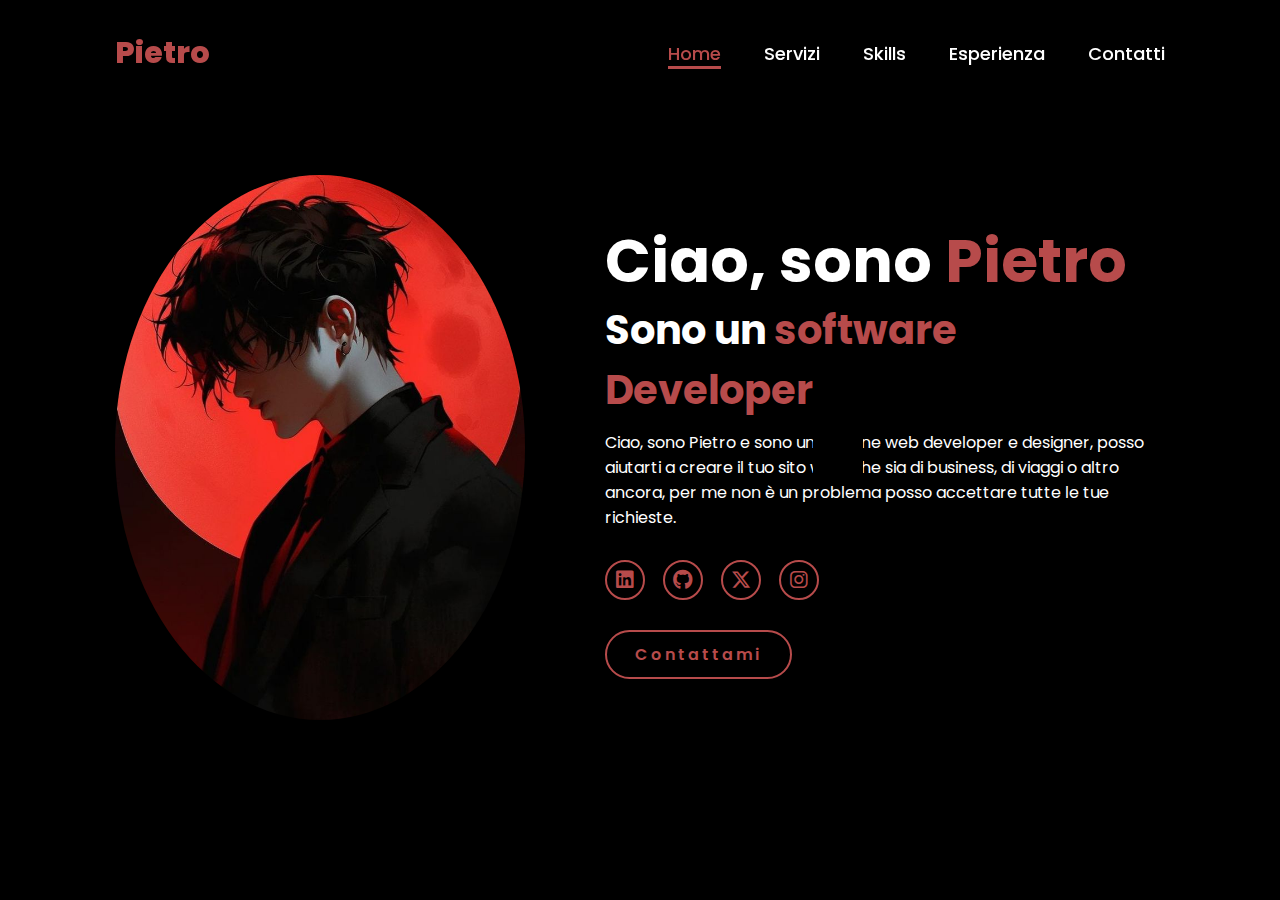
<file: index.html>
<!DOCTYPE html>
<html lang="en">
    
<head>
    <meta charset="UTF-8">
    <meta name="viewport" content="width=device-width, initial-scale=1.0">
    <link rel="stylesheet" href="https://cdnjs.cloudflare.com/ajax/libs/font-awesome/6.5.2/css/all.min.css">
    <link rel="stylesheet" href="style.css">
    <title>Portfolio Website</title>
</head>
<body>
    <header>
        <a href="#" class="logo">Pietro</a>

        <nav>
            <a href="index.html" class="active"> Home</a>
            <a href="services.html" >Servizi</a>
            <a href="skills.html" >Skills</a>
            <a href="esper.html" >Esperienza</a>
            <a href="contact.html" >Contatti</a>
        </nav>
    </header>
    <section class="home">
        <div class="home-img">
            <img src="main.jpg" alt="">
        </div>
        <div class="home-content">
            <h1>Ciao, sono <span>Pietro</span></h1>
            <h3 class="typing-text">Sono un  <span></span></h3>
            <p>Ciao, sono Pietro e sono un giovane web developer e designer, posso aiutarti a creare il tuo sito web, che sia di business, di viaggi o altro ancora, per me non è un problema posso accettare tutte le tue richieste.</p>
            <div class="social-icons">
                <a href="#"><i class="fa-brands fa-linkedin"></i></a>
                <a href="https://github.com/a-normal-program?tab=repositories"><i class="fa-brands fa-github"></i></a>
                <a href="https://x.com/minato_kun2"><i class="fa-brands fa-x-twitter"></i></a>
                <a href="https://www.instagram.com/pietro.medaina/"><i class="fa-brands fa-instagram"></i></a>
            </div>
            <a href="contact.html" class="btn">Contattami</a>
        </div>
    </section>
</body>

</html>
</file>
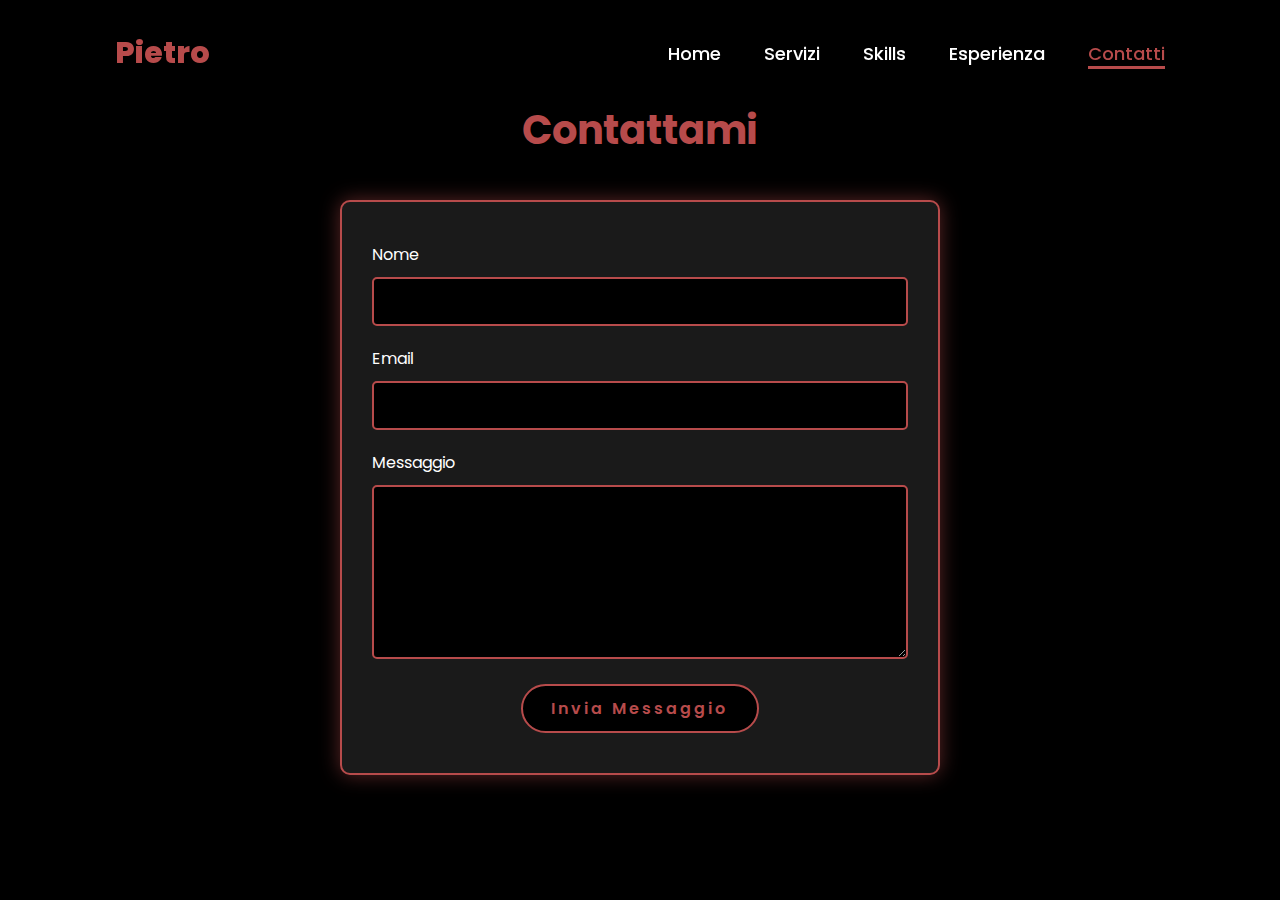
<file: contact.html>
<!DOCTYPE html>
<html lang="it">
<head>
  <meta charset="UTF-8" />
  <meta name="viewport" content="width=device-width, initial-scale=1.0"/>
  <link rel="stylesheet" href="https://cdnjs.cloudflare.com/ajax/libs/font-awesome/6.5.2/css/all.min.css">
  <link rel="stylesheet" href="style.css">
  <title>Contattami</title>
</head>
<body>
  <header>
    <a href="#" class="logo">Pietro</a>
    <nav>
      <a href="index.html">Home</a>
      <a href="services.html">Servizi</a>
      <a href="skills.html">Skills</a>
      <a href="esper.html">Esperienza</a>
      <a href="contact.html" class="active">Contatti</a>
    </nav>
  </header>

  <section class="contact-section">
    <h2 class="section-title">Contattami</h2>
    
    <form action="https://formsubmit.co/pietro.medaina@gmail.com" method="POST" class="contact-form">
  <input type="hidden" name="_captcha" value="false">
  <input type="hidden" name="_next" value="https://a-normal-program.github.io/Portfolio/grazie.html">
  
  <!-- I tuoi input -->
  <div class="form-group">
    <label for="name">Nome</label>
    <input type="text" id="name" name="name" required>
  </div>

  <div class="form-group">
    <label for="email">Email</label>
    <input type="email" id="email" name="email" required>
  </div>

  <div class="form-group">
    <label for="message">Messaggio</label>
    <textarea id="message" name="message" rows="6" required></textarea>
  </div>

  <button type="submit" class="btn">Invia Messaggio</button>
</form>

  </section>
</body>
</html>
</file>
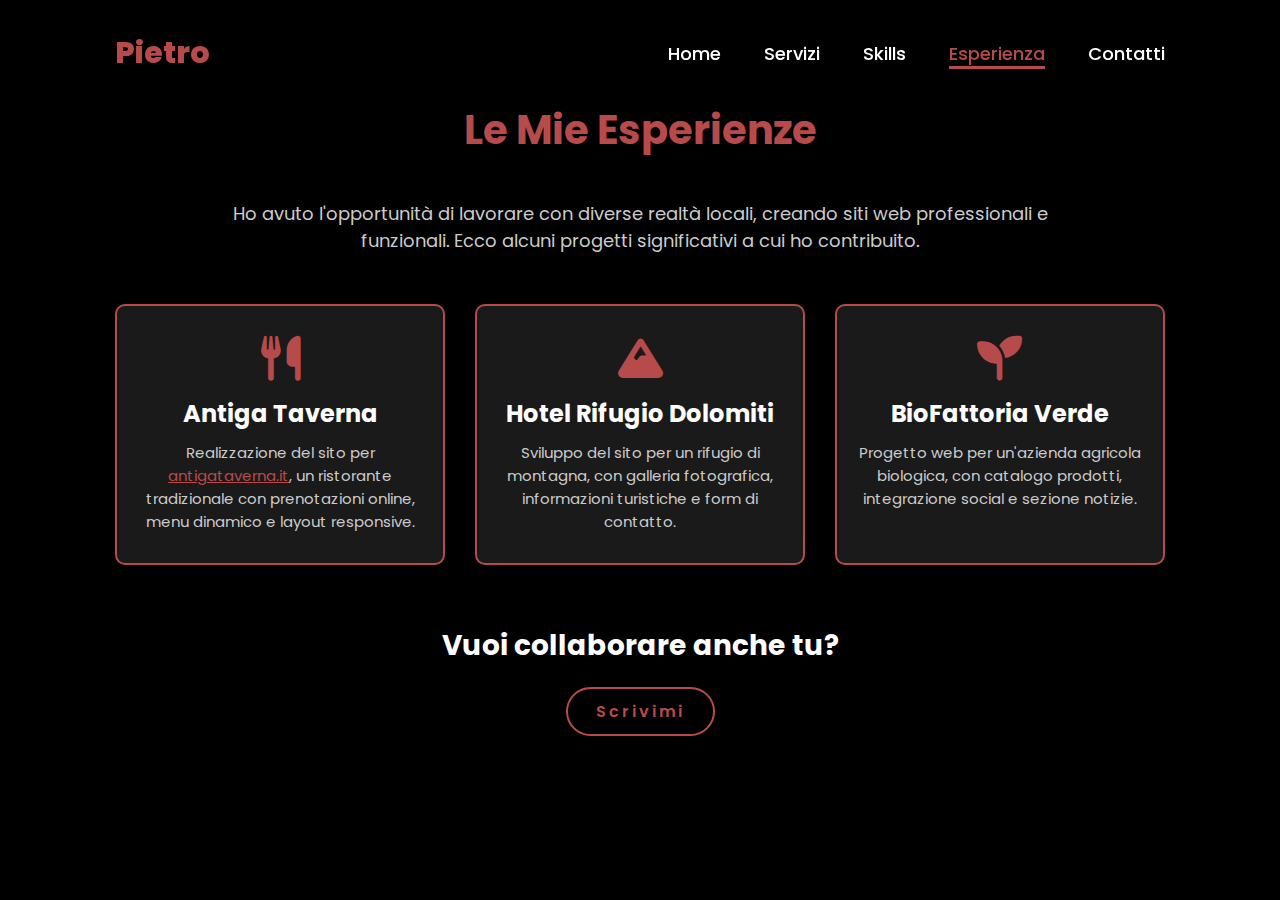
<file: esper.html>
<!DOCTYPE html>
<html lang="it">
<head>
    <meta charset="UTF-8">
    <meta name="viewport" content="width=device-width, initial-scale=1.0">
    <title>Esperienza - Pietro</title>
    <link rel="stylesheet" href="https://cdnjs.cloudflare.com/ajax/libs/font-awesome/6.5.2/css/all.min.css">
    <link rel="stylesheet" href="style.css">
</head>
<body>

<header>
    <a href="#" class="logo">Pietro</a>
    <nav>
        <a href="index.html">Home</a>
        <a href="services.html">Servizi</a>
        <a href="skills.html">Skills</a>
        <a href="esper.html" class="active">Esperienza</a>
        <a href="contact.html">Contatti</a>
    </nav>
</header>

<section class="experience">
    <h2 class="section-title">Le Mie Esperienze</h2>

    <p style="font-size: 1.8rem; color: #ccc; max-width: 900px; margin: 0 auto 5rem; text-align: center;">
        Ho avuto l'opportunità di lavorare con diverse realtà locali, creando siti web professionali e funzionali.
        Ecco alcuni progetti significativi a cui ho contribuito.
    </p>

    <div class="experience-container">
        <div class="experience-box">
            <i class="fas fa-utensils"></i>
            <h3>Antiga Taverna</h3>
            <p>Realizzazione del sito per <a href="https://antigataverna.it/it" target="_blank">antigataverna.it</a>, un ristorante tradizionale con prenotazioni online, menu dinamico e layout responsive.</p>
        </div>
        <div class="experience-box">
            <i class="fas fa-mountain"></i>
            <h3>Hotel Rifugio Dolomiti</h3>
            <p>Sviluppo del sito per un rifugio di montagna, con galleria fotografica, informazioni turistiche e form di contatto.</p>
        </div>
        <div class="experience-box">
            <i class="fas fa-seedling"></i>
            <h3>BioFattoria Verde</h3>
            <p>Progetto web per un'azienda agricola biologica, con catalogo prodotti, integrazione social e sezione notizie.</p>
        </div>
    </div>

    <div style="margin-top: 6rem; text-align: center;">
        <h3 style="font-size: 2.8rem; margin-bottom: 2rem;">Vuoi collaborare anche tu?</h3>
        <a href="contact.html" class="btn">Scrivimi</a>
    </div>
</section>

</body>
</html>
</file>
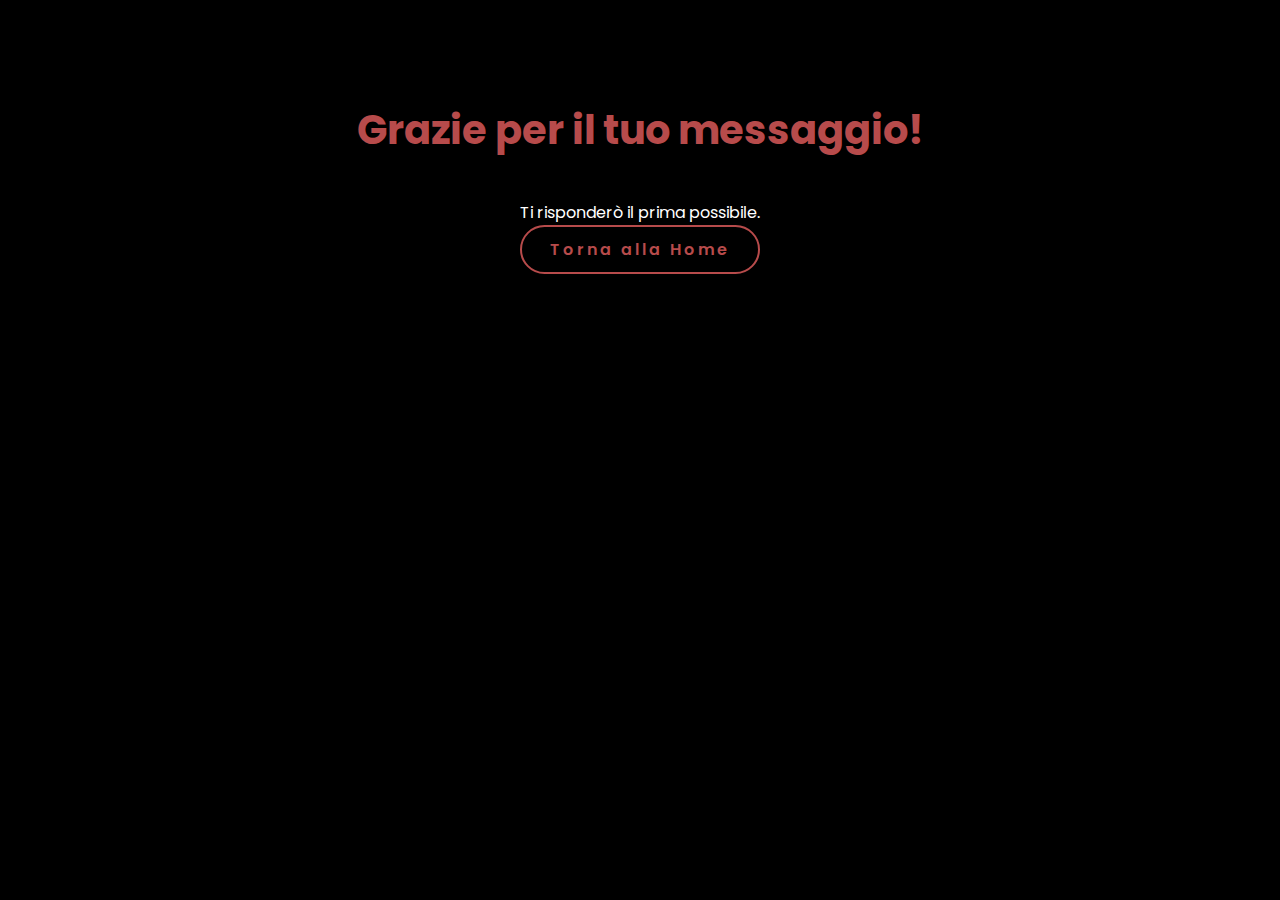
<file: grazie.html>
<!DOCTYPE html>
<html lang="it">
<head>
  <meta charset="UTF-8">
  <title>Grazie!</title>
  <link rel="stylesheet" href="style.css">
</head>
<body>
  <section class="contact-section">
    <h2 class="section-title">Grazie per il tuo messaggio!</h2>
    <p style="font-size:1.6rem; color:white;">Ti risponderò il prima possibile.</p>
    <a href="index.html" class="btn">Torna alla Home</a>
  </section>
</body>
</html>
</file>
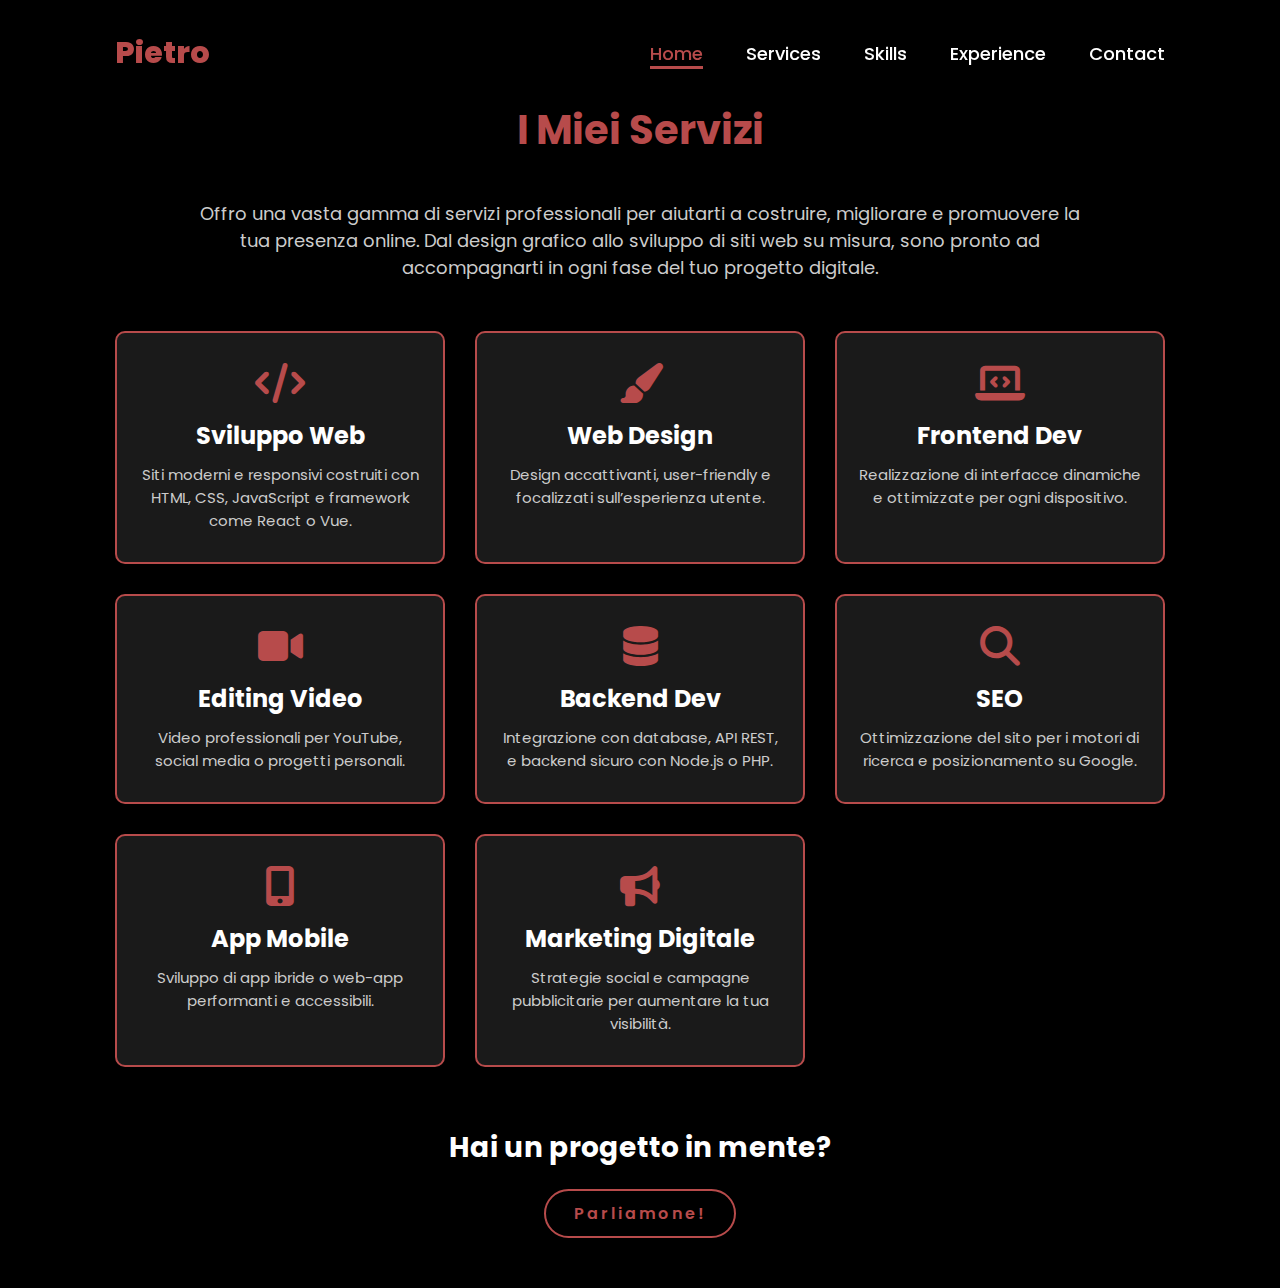
<file: services.html>
<!DOCTYPE html>
<html lang="en">
    
<head>
    <meta charset="UTF-8">
    <meta name="viewport" content="width=device-width, initial-scale=1.0">
    <link rel="stylesheet" href="https://cdnjs.cloudflare.com/ajax/libs/font-awesome/6.5.2/css/all.min.css">
    <link rel="stylesheet" href="style.css">
    <title>Portfolio Website</title>
</head>
<body>
<header>
        <a href="#" class="logo">Pietro</a>

        <nav>
            <a href="index.html" class="active"> Home</a>
            <a href="services.html" >Services</a>
            <a href="skills.html" >Skills</a>
            <a href="esper.html" >Experience</a>
            <a href="contact.html" >Contact</a>
        </nav>
    </header>
        <section class="services">
  <h2 class="section-title">I Miei Servizi</h2>
  
  <p style="font-size: 1.8rem; color: #ccc; max-width: 900px; margin: 0 auto 5rem;">
    Offro una vasta gamma di servizi professionali per aiutarti a costruire, migliorare e promuovere la tua presenza online.
    Dal design grafico allo sviluppo di siti web su misura, sono pronto ad accompagnarti in ogni fase del tuo progetto digitale.
  </p>

  <div class="services-container">
    <div class="service-box">
      <i class="fas fa-code"></i>
      <h3>Sviluppo Web</h3>
      <p>Siti moderni e responsivi costruiti con HTML, CSS, JavaScript e framework come React o Vue.</p>
    </div>
    <div class="service-box">
      <i class="fas fa-paint-brush"></i>
      <h3>Web Design</h3>
      <p>Design accattivanti, user-friendly e focalizzati sull’esperienza utente.</p>
    </div>
    <div class="service-box">
      <i class="fas fa-laptop-code"></i>
      <h3>Frontend Dev</h3>
      <p>Realizzazione di interfacce dinamiche e ottimizzate per ogni dispositivo.</p>
    </div>
    <div class="service-box">
      <i class="fas fa-video"></i>
      <h3>Editing Video</h3>
      <p>Video professionali per YouTube, social media o progetti personali.</p>
    </div>
    <div class="service-box">
      <i class="fas fa-database"></i>
      <h3>Backend Dev</h3>
      <p>Integrazione con database, API REST, e backend sicuro con Node.js o PHP.</p>
    </div>
    <div class="service-box">
      <i class="fas fa-search"></i>
      <h3>SEO</h3>
      <p>Ottimizzazione del sito per i motori di ricerca e posizionamento su Google.</p>
    </div>
    <div class="service-box">
      <i class="fas fa-mobile-alt"></i>
      <h3>App Mobile</h3>
      <p>Sviluppo di app ibride o web-app performanti e accessibili.</p>
    </div>
    <div class="service-box">
      <i class="fas fa-bullhorn"></i>
      <h3>Marketing Digitale</h3>
      <p>Strategie social e campagne pubblicitarie per aumentare la tua visibilità.</p>
    </div>
  </div>

  <div style="margin-top: 6rem; text-align: center;">
    <h3 style="font-size: 2.8rem; margin-bottom: 2rem;">Hai un progetto in mente?</h3>
    <a href="contact.html" class="btn">Parliamone!</a>
  </div>
</section>

</body>
</html>
</file>
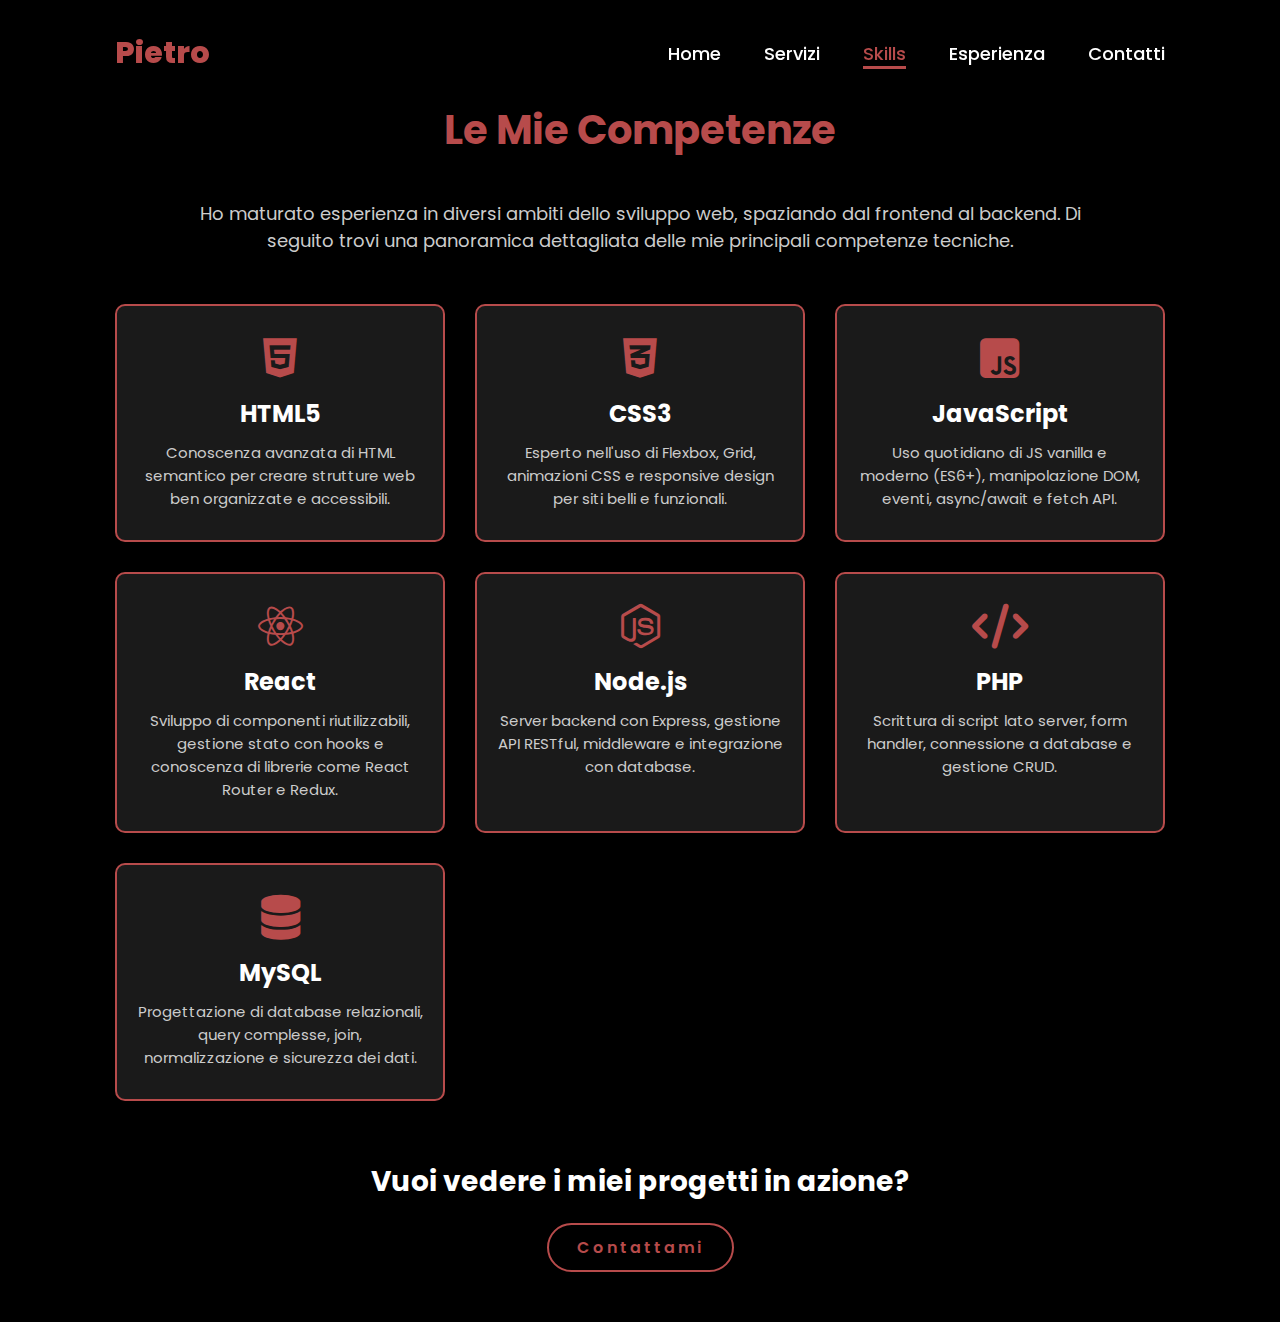
<file: skills.html>
<!DOCTYPE html>
<html lang="it">
<head>
    <meta charset="UTF-8">
    <meta name="viewport" content="width=device-width, initial-scale=1.0">
    <title>Skills - Pietro</title>
    <link rel="stylesheet" href="https://cdnjs.cloudflare.com/ajax/libs/font-awesome/6.5.2/css/all.min.css">
    <link rel="stylesheet" href="style.css">
</head>
<body>

<header>
    <a href="#" class="logo">Pietro</a>

    <nav>
        <a href="index.html">Home</a>
        <a href="services.html">Servizi</a>
        <a href="skills.html" class="active">Skills</a>
        <a href="esper.html">Esperienza</a>
        <a href="contact.html">Contatti</a>
    </nav>
</header>

<section class="skills">
    <h2 class="section-title">Le Mie Competenze</h2>

    <p style="font-size: 1.8rem; color: #ccc; max-width: 900px; margin: 0 auto 5rem; text-align: center;">
        Ho maturato esperienza in diversi ambiti dello sviluppo web, spaziando dal frontend al backend. Di seguito trovi una panoramica dettagliata delle mie principali competenze tecniche.
    </p>

    <div class="skills-container">
        <div class="skill-box">
            <i class="fab fa-html5"></i>
            <h3>HTML5</h3>
            <p>Conoscenza avanzata di HTML semantico per creare strutture web ben organizzate e accessibili.</p>
        </div>
        <div class="skill-box">
            <i class="fab fa-css3-alt"></i>
            <h3>CSS3</h3>
            <p>Esperto nell'uso di Flexbox, Grid, animazioni CSS e responsive design per siti belli e funzionali.</p>
        </div>
        <div class="skill-box">
            <i class="fab fa-js-square"></i>
            <h3>JavaScript</h3>
            <p>Uso quotidiano di JS vanilla e moderno (ES6+), manipolazione DOM, eventi, async/await e fetch API.</p>
        </div>
        <div class="skill-box">
            <i class="fab fa-react"></i>
            <h3>React</h3>
            <p>Sviluppo di componenti riutilizzabili, gestione stato con hooks e conoscenza di librerie come React Router e Redux.</p>
        </div>
        <div class="skill-box">
            <i class="fab fa-node-js"></i>
            <h3>Node.js</h3>
            <p>Server backend con Express, gestione API RESTful, middleware e integrazione con database.</p>
        </div>
        <div class="skill-box">
            <i class="fas fa-code"></i>
            <h3>PHP</h3>
            <p>Scrittura di script lato server, form handler, connessione a database e gestione CRUD.</p>
        </div>
        <div class="skill-box">
            <i class="fas fa-database"></i>
            <h3>MySQL</h3>
            <p>Progettazione di database relazionali, query complesse, join, normalizzazione e sicurezza dei dati.</p>
        </div>
    </div>

    <div style="margin-top: 6rem; text-align: center;">
        <h3 style="font-size: 2.8rem; margin-bottom: 2rem;">Vuoi vedere i miei progetti in azione?</h3>
        <a href="contact.html" class="btn">Contattami</a>
    </div>
</section>

</body>
</html>
</file>
<file: style.css>
@import url('https://fonts.googleapis.com/css2?family=Poppins:wght@100;200;300;400;500;600&display=swap');

*{
    margin: 0;
    padding: 0;
    box-sizing: border-box;
    text-decoration: none;
    border: none;
    outline: none;
    font-family: 'Poppins', sans-serif;
}

html{
    font-size: 62.5%;
}

body{
    width: 100%;
    height: 100vh;
    overflow-x: hidden;
    background-color: black;
    color: white;
}

header{
    margin-top: 20px;
    position: fixed;
    top: 0;
    left: 0;
    width: 100%;
    padding: 1rem 9%;
    background-color: transparent;
    filter: drop-shadow(10px);
    display: flex;
    justify-content: space-between;
    align-items: center;
    z-index: 100;
}

.logo{
    font-size: 3rem;
    color: #b74b4b;
    font-weight: 800;
    cursor: pointer;
    transition: 0.5s ease;
}

.logo:hover{
    transform: scale(1.1);
}

nav a{
    font-size: 1.8rem;
    color: white;
    margin-left: 4rem;
    font-weight: 500;
    transition: 0.3s ease;
    border-bottom: 3px solid transparent;
}

nav a:hover,
nav a.active{
    color: #b74b4b;
    border-bottom: 3px solid #b74b4b;
}

@media(max-width:995px){
    nav{
        position: absolute;
        display: none;
        top: 0;
        right: 0;
        width: 40%;
        border-left: 3px solid #b74b4b;
        border-bottom: 3px solid #b74b4b;
        border-bottom-left-radius: 2rem;
        padding: 1rem solid;
        background-color: #161616;
        border-top: 0.1rem solid rgba(0,0,0,0.1);
    }

    nav.active{
        display: block;
    }

    nav a{
        display: block;
        font-size: 2rem;
        margin: 3rem 0;
    }

    nav a:hover,
    nav a.active{
        padding: 1rem;
        border-radius: 0.5rem;
        border-bottom: 0.5rem solid #b74b4b;
    }
}

section{
    min-height: 100vh;
    padding: 5rem 9% 5rem;
}

.home{
    display: flex;
    justify-content: center;
    align-items: center;
    gap: 8rem;
    background-color: black;
}

.home .home-content h1{
    font-size: 6rem;
    font-weight: 700;
    line-height: 1.3;
}

span{
    color: #b74b4b;
}

.home-content h3{
    font-size: 4rem;
    margin-bottom: 1rem;
    font-weight: 700;
}

.home-content p{
    font-size: 1.6rem;
}

.home-img{
    border-radius: 50%;
}

.home-img img{
    position: relative;
    width: 32vw;
    border-radius: 50%;
    box-shadow: 0 0 25px solid #b74b4b;
    cursor: pointer;
    transition: 0.2s linear;
}

.home-img img:hover{
    font-size: 1.8rem;
    font-weight: 500;
}

.social-icons a{
    display: inline-flex;
    justify-content: center;
    align-items: center;
    width: 4rem;
    height: 4rem;
    background-color: transparent;
    border: 0.2rem solid #b74b4b;
    font-size: 2rem;
    border-radius: 50%;
    margin: 3rem 1.5rem 3rem 0;
    transition: 0.3s ease;
    color: #b74b4b;
}

.social-icons a:hover{
    color: black;
    transform: scale(1.3) translateY(-5px);
    background-color: #b74b4b;
    box-shadow: 0  0 25px #b74b4b;
}

.btn{
    display: inline-block;
    padding: 1rem 2.8rem;
    background-color: black;
    border-radius: 4rem;
    font-size: 1.6rem;
    color: #b74b4b;
    letter-spacing: 0.3rem;
    font-weight: 600;
    border: 2px solid #b74b4b;
    transition: 0.3s ease;
    cursor: pointer;
}

.btn:hover{
    transform: scale3d(1.03);
    background-color: #b74b4b;
    color: black;
    box-shadow: 0 0 25px #b74b4b;
}

.typing-text{
    font-size: 34px;
    font-weight: 600;
    min-width: 280px;
}

.typing-text span{
    position: relative;
}

.typing-text span::before{
    content: "software Developer";
    color: #b74b4b;
    animation: words 20s infinite;
}

.typing-text span::after{
    content: "";
    background-color: black;
    position: absolute;
    width: calc(100% + 8px);
    height: 100%;
    border-left: 3px solid black;
    right: -8;
    animation: cursor 0.6s infinite;
}
.bordo{
    border: #b74b4b;
    border-style: solid;
    border-radius: 8px;
    border-width: 5px;
    padding: 17px; 
    
}
.services {
    padding-top: 10rem;
    text-align: center;
}

.section-title {
    font-size: 4rem;
    font-weight: 700;
    margin-bottom: 4rem;
    color: #b74b4b;
    
}

.services-container {
    display: grid;
    grid-template-columns: repeat(auto-fit, minmax(250px, 1fr));
    gap: 3rem;
}

.service-box {
    background-color: #1a1a1a;
    padding: 3rem 2rem;
    border-radius: 1rem;
    border: 2px solid #b74b4b;
    transition: 0.3s ease;
}

.service-box:hover {
    transform: translateY(-10px);
    box-shadow: 0 0 20px #b74b4b;
}

.service-box i {
    font-size: 4rem;
    color: #b74b4b;
    margin-bottom: 1.5rem;
}

.service-box h3 {
    font-size: 2.4rem;
    margin-bottom: 1rem;
    color: white;
}

.service-box p {
    font-size: 1.5rem;
    color: #ccc;
}
.skills {
    padding-top: 10rem;
    text-align: center;
}

.skills-container {
    display: grid;
    grid-template-columns: repeat(auto-fit, minmax(280px, 1fr));
    gap: 3rem;
    margin-top: 5rem;
}

.skill-box {
    background-color: #1a1a1a;
    padding: 3rem 2rem;
    border-radius: 1rem;
    border: 2px solid #b74b4b;
    transition: 0.3s ease;
}

.skill-box:hover {
    transform: translateY(-10px);
    box-shadow: 0 0 20px #b74b4b;
}

.skill-box i {
    font-size: 4.5rem;
    color: #b74b4b;
    margin-bottom: 1.5rem;
}

.skill-box h3 {
    font-size: 2.4rem;
    margin-bottom: 1rem;
    color: white;
}

.skill-box p {
    font-size: 1.5rem;
    color: #ccc;
}
.experience {
    padding-top: 10rem;
    text-align: center;
}

.experience-container {
    display: grid;
    grid-template-columns: repeat(auto-fit, minmax(280px, 1fr));
    gap: 3rem;
    margin-top: 5rem;
}

.experience-box {
    background-color: #1a1a1a;
    padding: 3rem 2rem;
    border-radius: 1rem;
    border: 2px solid #b74b4b;
    transition: 0.3s ease;
}

.experience-box:hover {
    transform: translateY(-10px);
    box-shadow: 0 0 20px #b74b4b;
}

.experience-box i {
    font-size: 4.5rem;
    color: #b74b4b;
    margin-bottom: 1.5rem;
}

.experience-box h3 {
    font-size: 2.4rem;
    margin-bottom: 1rem;
    color: white;
}

.experience-box p {
    font-size: 1.5rem;
    color: #ccc;
}

.experience-box a {
    color: #b74b4b;
    text-decoration: underline;
}
.contact-section {
    padding-top: 10rem;
    text-align: center;
}

.contact-form {
    max-width: 600px;
    margin: 0 auto;
    background-color: #1a1a1a;
    padding: 4rem 3rem;
    border-radius: 1rem;
    border: 2px solid #b74b4b;
    box-shadow: 0 0 20px rgba(183, 75, 75, 0.5);
}

.form-group {
    text-align: left;
    margin-bottom: 2rem;
}

.contact-form label {
    display: block;
    margin-bottom: 1rem;
    font-size: 1.6rem;
    color: #fff;
}

.contact-form input,
.contact-form textarea {
    width: 100%;
    padding: 1rem;
    font-size: 1.6rem;
    border: 2px solid #b74b4b;
    background-color: black;
    color: white;
    border-radius: 0.5rem;
}

.contact-form input:focus,
.contact-form textarea:focus {
    outline: none;
    border-color: #b74b4b;
    box-shadow: 0 0 10px #b74b4b;
}




@keyframes cursor{
    to{
        border-left: 3px solid #b74b4b;
    }
}

@keyframes words{
    0%, 20%{
        content: "Web Developer";
    }
    21%, 40%{
        content: "Developer";
    }
    41%, 60%{
        content: "Web Designer";
    }
    
    
    
}

@media (max-width: 1000px){
    .home{
        gap: 4rem;
    }
}

@media(max-width:995px){
    .home{
        flex-direction: column;
        margin: 5rem 4rem;
    }

    .home .home-content h3{
        font-size: 2.5rem;
    }

    .home-content h1{
        font-size: 5rem;
    }

    .home-img img{
        width: 70vw;
        margin-top: 4rem;
    }
}
</file>
